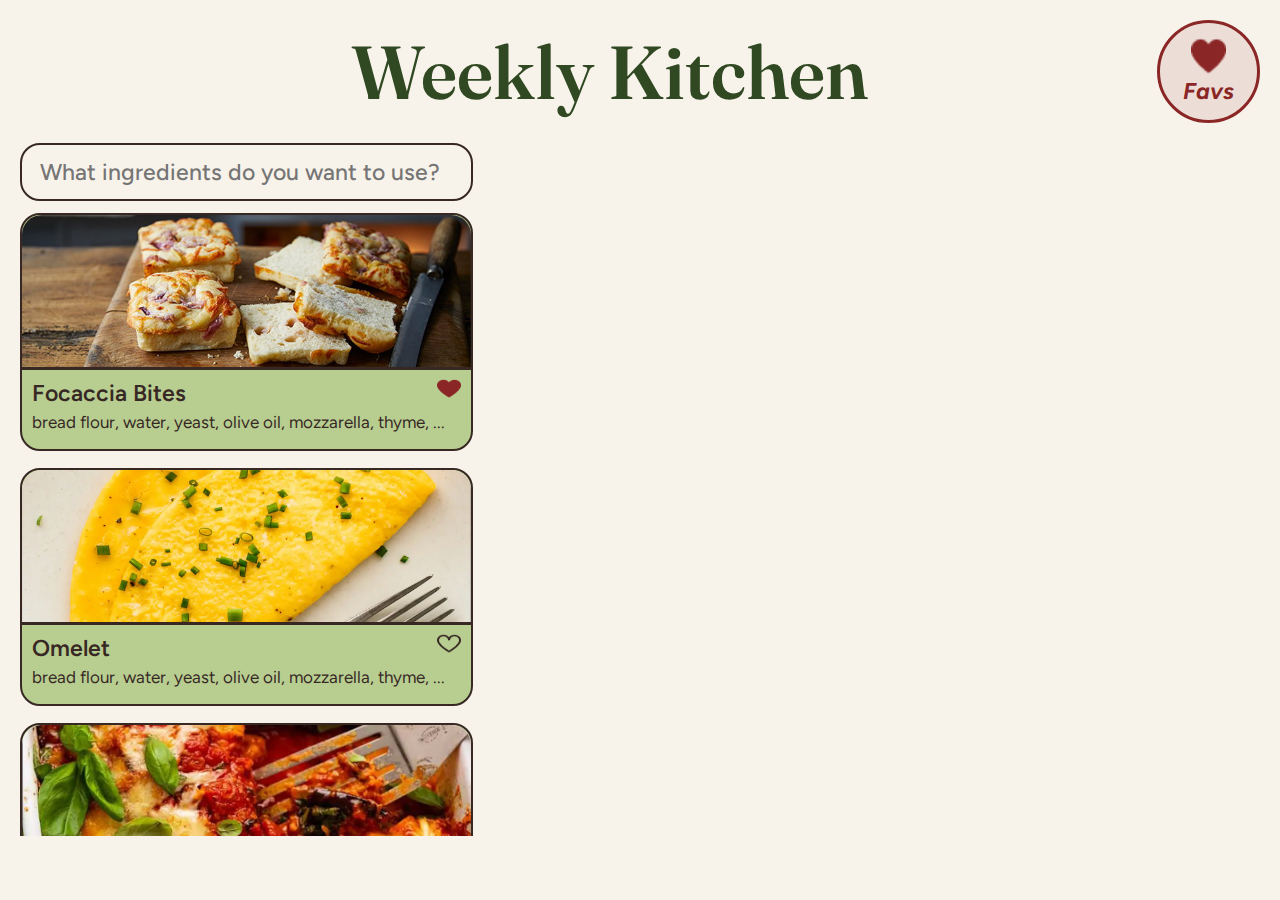
<file: index.html>
<!DOCTYPE html>
<html lang="en">
<head>
    <meta charset="UTF-8">
    <meta name="viewport" content="width=device-width, initial-scale=1.0">
    <title>Weekly Kitchen</title>
    <link rel="stylesheet" href="style.css"> 
</head>
<body>
    <div class="content">

        <div class="header">
            <h1>Weekly Kitchen</h1>
            <div class="fav-btn">
                <button>
                    <img src="icons/selected-heart.png" class="heart-btn-img">
                    <p class="heart-btn-text">Favs</p>
                </button>
            </div>
        </div>


        <div class="main-site">
            <div class="left">
                <div class="search">
                    <input type="text" placeholder="What ingredients do you want to use?" spellcheck="false">
                </div>

                <div class="recipes">

                    <div class="recipe">
                        <img src="temp-images/bread.jpg" class="recipe-img">

                        <div class="main-info">
                            <p class="recipe-name">Focaccia Bites</p>
                            <img src="icons/selected-heart.png" class="like-btn">
                        </div>

                        <p class="recipe-ingredients">bread flour, water, yeast, olive oil, mozzarella, thyme, ...</p>
                    </div>


                    <div class="recipe">
                        <img src="temp-images/egg.png" class="recipe-img">

                        <div class="main-info">
                            <p class="recipe-name">Omelet</p>
                            <img src="icons/unselected-heart.png" class="like-btn">
                        </div>

                        <p class="recipe-ingredients">bread flour, water, yeast, olive oil, mozzarella, thyme, ...</p>
                    </div>
                    

                    <div class="recipe">
                        <img src="temp-images/plant.png" class="recipe-img">

                        <div class="main-info">
                            <p class="recipe-name">Eggplant Parmigiana</p>
                            <img src="icons/unselected-heart.png" class="like-btn">
                        </div>

                        <p class="recipe-ingredients">bread flour, water, yeast, olive oil, mozzarella, thyme, ...</p>
                    </div>


                </div>
            </div>



            <div class="schedule">
                <!-- <img src="temp-images/bread.jpg"> -->
            </div>
        </div>
        
    
    </div>

    <!-- <script src="script.js"></script> -->
</body>
</html>
</file>
<file: style.css>
@import url('https://fonts.googleapis.com/css2?family=Figtree:ital,wght@0,400;0,500;0,600;0,700;1,400;1,700&family=Fraunces:ital,opsz,wght@1,9..144,600&display=swap');

* { 
    margin: 0;
    background: #F8F3EA;
    box-sizing: border-box;
}

.content {
    display: flex;
    flex-direction: column;
    align-items: flex-end;
    gap: 20px;
    padding: 20px;
}

.header {
    display: flex;
    align-items: center;
    gap: 155px;
}

h1 {
    width: 786px;
    color: #304922;
    text-align: center;
    font-family: "Fraunces", serif;
    font-size: 75px;
    font-weight: 600;
}


.fav-btn{
    width: 103px;
    height: 103px;

    border-radius: 50%;
    display: flex;
    background: rgba(139, 38, 38, .1);
    cursor: pointer;
    
    flex-direction: column;
    align-items: center;
    justify-content: center;
    gap: 1px;

    border: 3px solid #8B2626;
    
}

.fav-btn button {
    border: 0;
    outline: 0;
    cursor: pointer;
    background: transparent;


}

.heart-btn-img {
    width: 70%;
    height: auto;
    background: transparent;
}

.heart-btn-text {
    color: #8B2626;
    font-family: "Figtree";
    font-size: 23px;
    font-style: italic;
    font-weight: 700;
    line-height: normal;
    background: transparent;
}

.main-site {
    width: 100%;
    display: flex;
    justify-content: flex-start;
    gap: 19px;
}

.search input{
    width: 453px;
    border-radius: 20px;
    border: 2px solid #372824;

    color: #372824;
    font-family: "Figtree";
    font-size: 23px;
    font-style: normal;
    font-weight: 500;
    line-height: normal;
    padding-left: 18px;
    padding-right: 18px;
    padding-top: 13px;
    padding-bottom: 13px;
}

.recipes {
    margin-top: 12px;
    height: 623px;
    overflow: auto;
}

.recipe {
    width: 453px;
    height: 238px;
    background: #B8CE91;
    border: 2px solid #372824;
    border-radius: 20px;
    margin-bottom: 17px;
}

.recipe-img {
    width: 100%;
    max-height: 66.38%;
    object-fit: cover; 
    border-radius: 20px 20px 0 0;
    border-bottom: 3px solid #372824;
    position: relative; 
    top: 0px;
    left: 0;
}

.main-info {
    display: flex;
    justify-content: space-between;
    background: transparent;
    padding-left: 10px;
    padding-right: 10px;
}

.recipe-name {
    color: #372824;
    font-family: "Figtree";
    font-size: 23px;
    font-style: normal;
    font-weight: 600;
    line-height: normal;
    background: transparent;  
    padding-top: 5px;
}

.like-btn {
    background: transparent;  
    padding-top: 5px;
    width: 24px;
    height: 24px;
    
}

.recipe-ingredients {
    color: #372824;
    font-family: "Figtree";
    font-size: 17px;
    font-style: normal;
    font-weight: 400;
    line-height: normal;
    background: transparent;  
    padding-top: 5px;
    padding-left: 10px;
    padding-right: 10px;
}
</file>
